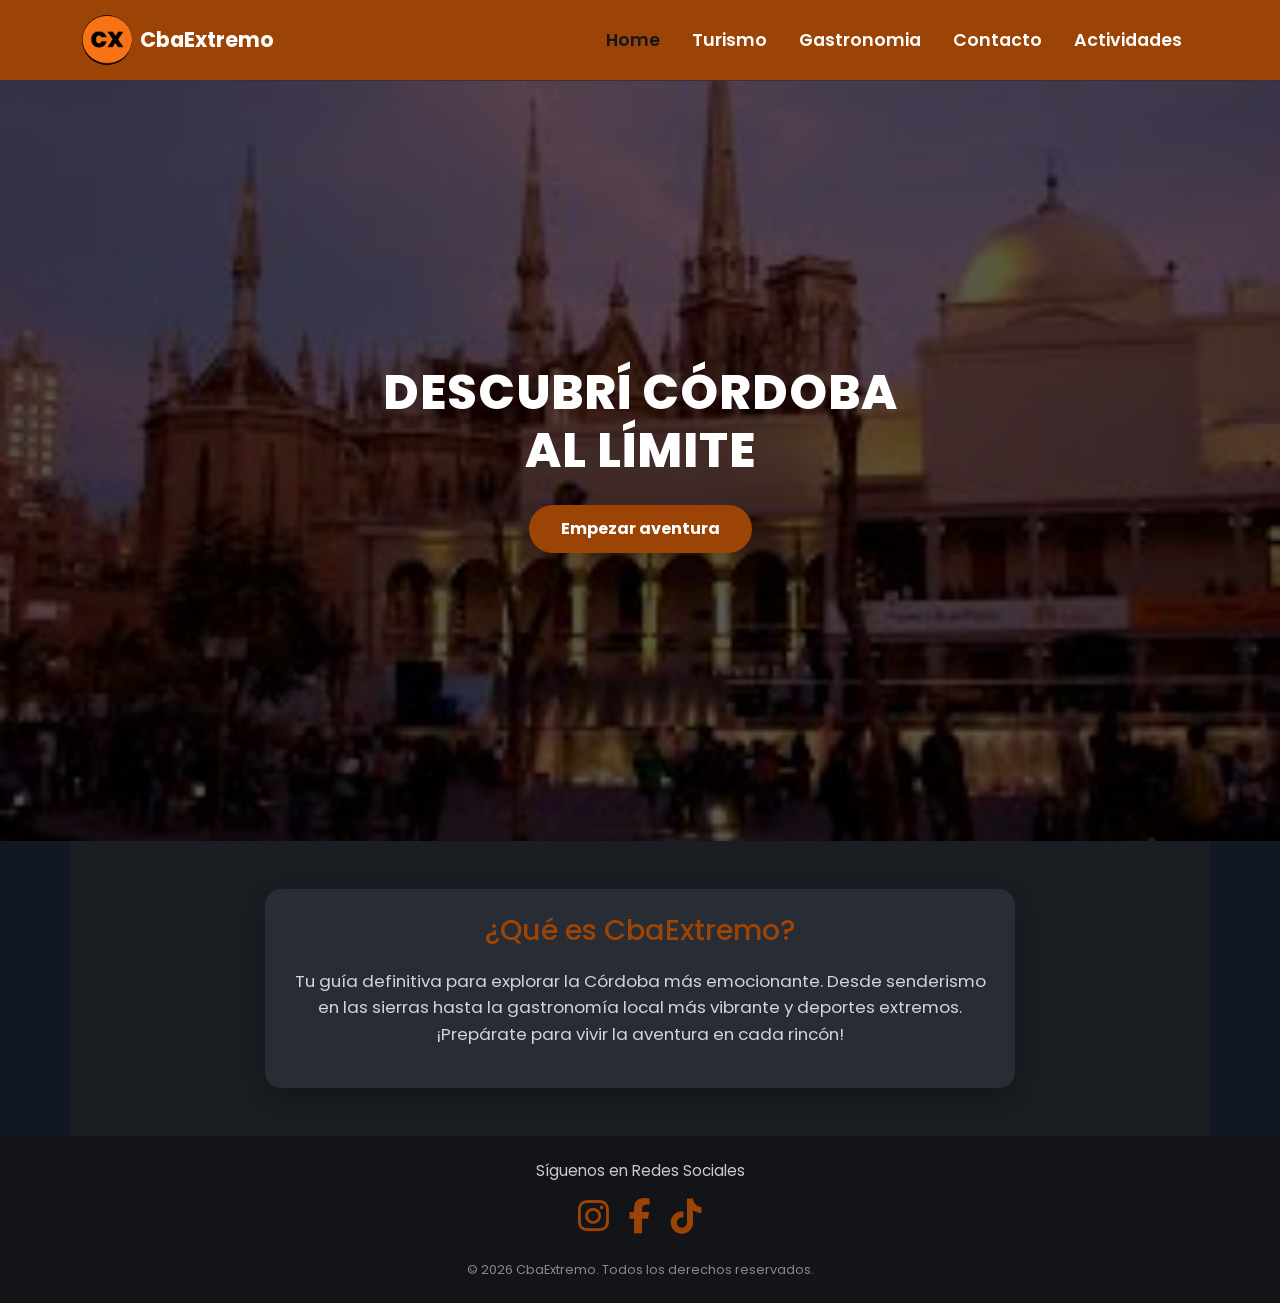
<file: index.html>
<!DOCTYPE html>
<html lang="en">
 <head>
     <meta charset="UTF-8">
     <meta name="viewport" content="width=device-width, initial-scale=1.0">

     <!-- LINK DE BOOTSTRAP -->
     <link href="https://cdn.jsdelivr.net/npm/bootstrap@5.3.3/dist/css/bootstrap.min.css" rel="stylesheet" integrity="sha384-QWTKZyjpPEjISv5WaRU9OFeRpok6YctnYmDr5pNlyT2bRjXh0JMhjY6hW+ALEwIH" crossorigin="anonymous">

     <!-- GOOGLE FONTS -->
     <link rel="preconnect" href="https://fonts.googleapis.com">
     <link rel="preconnect" href="https://fonts.gstatic.com" crossorigin>
     <link href="https://fonts.googleapis.com/css2?family=Poppins:ital,wght@0,300;0,400;0,600;0,700;1,400&family=Ranchers&display=swap" rel="stylesheet">
    
     <!-- HOJA DE ESTILOS --> 
     <link rel="stylesheet" href="./styles/style.css">

     <!-- HOJA DE iconos --> 
     <link rel="stylesheet" href="https://cdnjs.cloudflare.com/ajax/libs/font-awesome/6.5.1/css/all.min.css">
    
     <!-- SEO -->
     <title>Cba Extrema | Guía de Turismo y Aventura en Córdoba</title>
     <meta name="description" content="Tu punto de partida para descubrir Córdoba. La guía definitiva para explorar turismo, gastronomía y deportes extremos.">
     <meta name="keywords" content="Turismo, Diversión, Córdoba, Trekking, Deportes Acuáticos, Parapente, Museos, Gastronomía, Teatros">
     <meta name="author" content="Romina Elias">
     <link rel="canonical" href="https://cba-extremo.vercel.app/index.html">

     <!-- Open Graph / Redes Sociales y WhatsApp -->
     <meta property="og:type" content="website">
     <meta property="og:title" content="Cba Extrema">
     <meta property="og:description" content="Bienvenidos a tu punto de partida para descubrir Córdoba, esta guía definitiva para que aproveches al máximo tu viaje.">
     <meta property="og:url" content="https://cba-extremo.vercel.app">
     <meta property="og:image" content="https://cba-extremo.vercel.app/img/logo.cx.png">


     <!-- Favicon -->
     <link rel="shortcut icon" href="./img/logo.cx.png" type="image/png">
 </head>
     
 <body>
      <!-- HEADER CON NAVBAR RESPONSIVO DE BOOTSTRAP -->
     <header class="header-fijo">
         <nav class="navbar navbar-expand-lg navbar-dark bg-dark">
             <div class="container">
                 <a class="navbar-brand d-flex align-items-center" href="./index.html">
                     <img class="logo me-2" src="./img/logo.cx.png" alt="Logo CX" width="40">
                     <span class="nombre-marca">CbaExtremo</span>
                 </a>
                
                 <!-- Botón Menú Hamburguesa en Mobile -->
                 <button class="navbar-toggler" type="button" data-bs-toggle="collapse" data-bs-target="#navbarNav" aria-controls="navbarNav" aria-expanded="false" aria-label="Toggle navigation">
                     <span class="navbar-toggler-icon"></span>
                 </button>
                
                 <div class="collapse navbar-collapse" id="navbarNav">
                     <ul class="navbar-nav ms-auto">
                         <li class="nav-item"><a class="nav-link active" href="./index.html">Home</a></li>
                         <li class="nav-item"><a class="nav-link" href="./pages/turismo.html">Turismo</a></li>
                         <li class="nav-item"><a class="nav-link" href="./pages/gastronomia.html">Gastronomia</a></li>
                         <li class="nav-item"><a class="nav-link" href="./pages/contacto.html">Contacto</a></li>
                         <li class="nav-item"><a class="nav-link" href="./pages/actividades.html">Actividades</a></li>
                     </ul>
                 </div>
             </div>
          </nav>
     </header>

     <!-- MAIN CONTENEDOR -->
     <main>
         <!-- HERO SECTION -->
         <section class="hero text-center d-flex flex-column justify-content-center align-items-center">
             <h1>DESCUBRÍ CÓRDOBA<br>AL LÍMITE</h1>
             <a href="#que-es" class="btn-cta">Empezar aventura</a>
         </section>

         <!-- SECCIÓN INFO -->
         <section id="que-es" class="seccion-info container py-5">
             <article class="tarjeta-gris text-center p-4">
                 <h2>¿Qué es CbaExtremo?</h2>
                 <p>
                     Tu guía definitiva para explorar la Córdoba más emocionante. Desde senderismo 
                     en las sierras hasta la gastronomía local más vibrante y deportes extremos. 
                     ¡Prepárate para vivir la aventura en cada rincón!
                 </p>
             </article>
         </section>
      </main>
    
     <!-- FOOTER LIMPIO -->
     <footer class="footer-contenido text-center py-4">
         <p class="titulo-redes mb-2">Síguenos en Redes Sociales</p>
        
         <div class="iconos-redes mb-3">
             <a href="https://www.instagram.com" target="_blank" aria-label="Instagram">
                 <i class="fa-brands fa-instagram icono-social"></i>
             </a>
             <a href="https://www.facebook.com" target="_blank" aria-label="Facebook">
                 <i class="fa-brands fa-facebook-f icono-social"></i>
             </a>
             <a href="https://www.tiktok.com" target="_blank" aria-label="TikTok">
                 <i class="fa-brands fa-tiktok icono-social"></i>
             </a>
         </div>
        
         <p class="copyright mb-0">&copy; 2026 CbaExtremo. Todos los derechos reservados.</p>
     </footer>

     <!-- SCRIPT DE BOOTSTRAP (JS al final de todo) -->
     <script src="https://cdn.jsdelivr.net/npm/bootstrap@5.3.3/dist/js/bootstrap.bundle.min.js"></script>
  </body>
</html
</file>
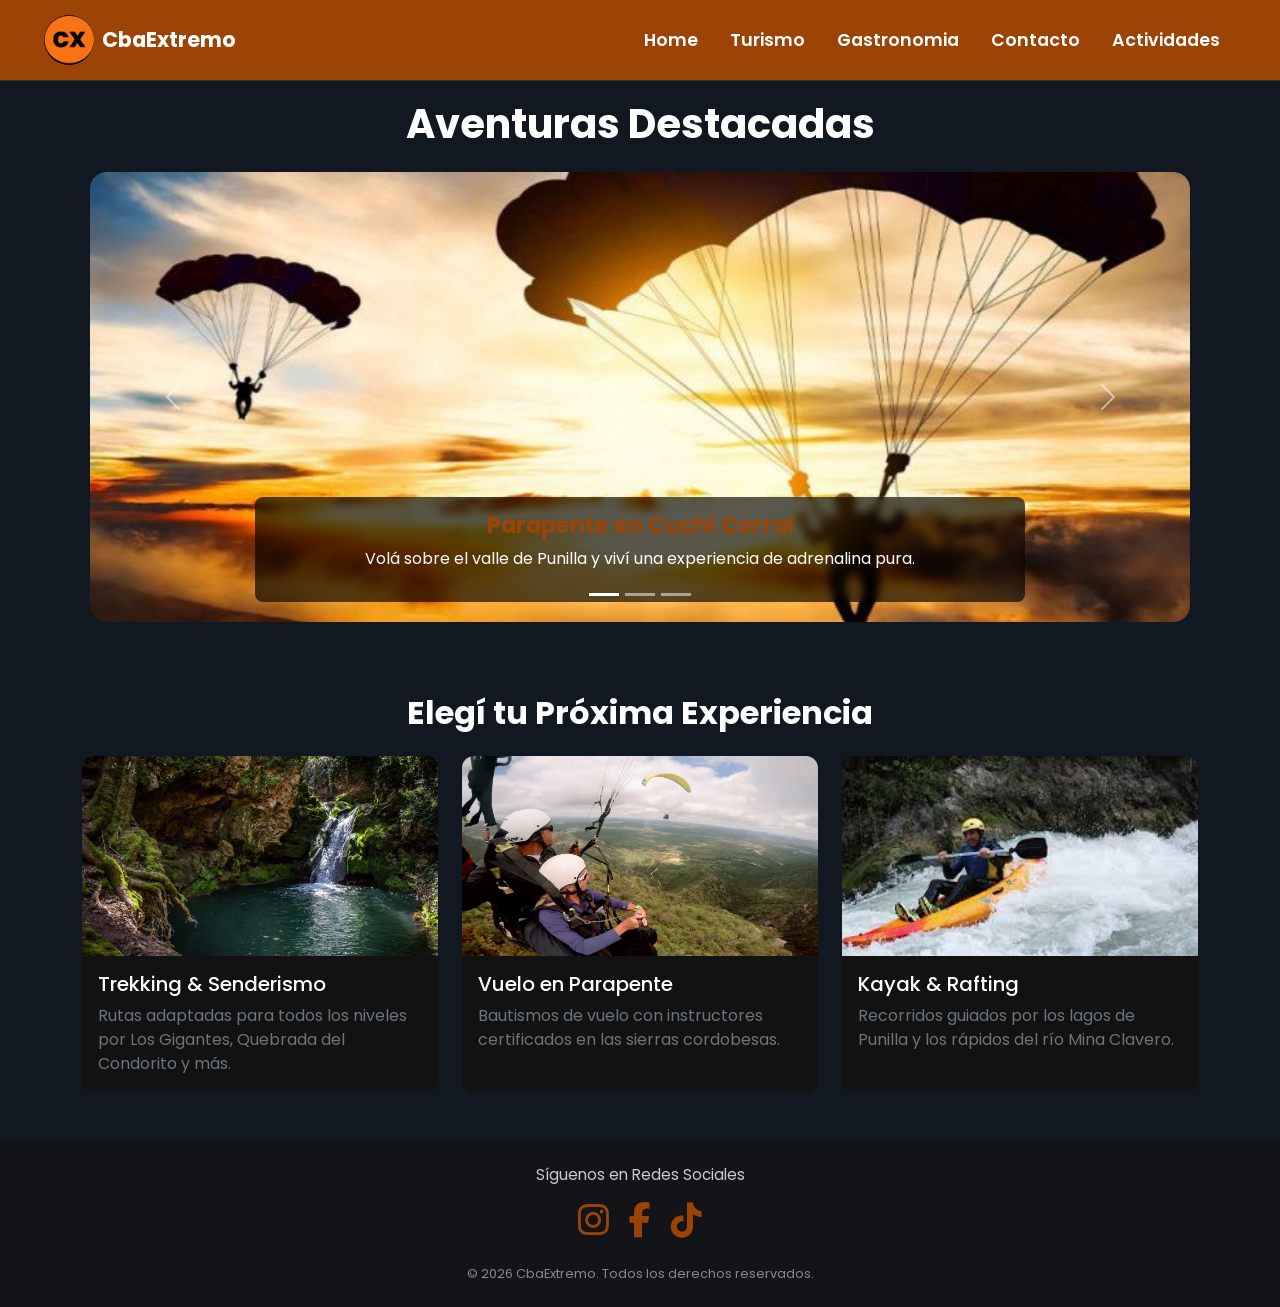
<file: pages/actividades.html>
<!DOCTYPE html>
<html lang="en">
  <head>
     <meta charset="UTF-8">
     <meta name="viewport" content="width=device-width, initial-scale=1.0">
     
     <!-- LINK DE BOOTSTRAP -->
     <link href="https://cdn.jsdelivr.net/npm/bootstrap@5.3.3/dist/css/bootstrap.min.css" rel="stylesheet">

     <!-- GOOGLE FONTS (Siempre arriba de tu CSS) -->
     <link rel="preconnect" href="https://fonts.googleapis.com">
     <link rel="preconnect" href="https://fonts.gstatic.com" crossorigin>
     <link href="https://fonts.googleapis.com/css2?family=Poppins:ital,wght@0,300;0,400;0,600;0,700;1,400&family=Ranchers&display=swap" rel="stylesheet">

     <!-- HOJA DE ESTILOS -->
     <link rel="stylesheet" href="../styles/style.css">

     <!-- HOJA DE iconos --> 
     <link rel="stylesheet" href="https://cdnjs.cloudflare.com/ajax/libs/font-awesome/6.5.1/css/all.min.css">

     <!-- SEO -->
     <title>Actividades en Córdoba | Cba Extrema</title>
     <meta name="description" content="Tu punto de partida para descubrir Córdoba. La guía definitiva para explorar turismo, gastronomía y deportes extremos.">
     <meta name="keywords" content="Turismo, Diversión, Córdoba, Trekking, Deportes Acuáticos, Parapente, Museos, Gastronomía, Teatros">
     <meta name="author" content="Romina Elias">
     <link rel="canonical" href="https://cba-extremo.vercel.app/index.html">

     <!-- Open Graph / Redes Sociales -->
     <meta property="og:type" content="website">
     <meta property="og:title" content="Actividades en Córdoba | Cba Extrema">
     <meta property="og:description" content="Descubrí las mejores aventuras en Córdoba: parapente, trekking, kayak y deportes extremos.">
     <meta property="og:url" content="https://cba-extremo.vercel.app">
     <meta property="og:image" content="https://cba-extremo.vercel.app/img/logo.cx.png">

     <!-- Favicon -->
     <link rel="shortcut icon" href="../img/logo.cx.png" type="image/png">
  </head>

  <body>
     <header class="header-fijo">
         <nav class="navbar navbar-expand-lg navbar-dark bg-dark">
             <div class="container-fluid px-4">
                 <a class="navbar-brand d-flex align-items-center" href="../index.html">
                     <img class="logo me-2" src="../img/logo.cx.png" alt="Logo CX" width="40">
                     <span class="nombre-marca">CbaExtremo</span>
                 </a>

                 <!-- Botón Menú Hamburguesa en Mobile -->
                 <button class="navbar-toggler" type="button" data-bs-toggle="collapse" data-bs-target="#navbarNav" aria-controls="navbarNav" aria-expanded="false" aria-label="Toggle navigation">
                     <span class="navbar-toggler-icon"></span>
                 </button>

                 <div class="collapse navbar-collapse" id="navbarNav">
                     <ul class="navbar-nav ms-auto">
                         <li class="nav-item"><a class="nav-link" href="../index.html">Home</a></li>
                         <li class="nav-item"><a class="nav-link" href="./turismo.html">Turismo</a></li>
                         <li class="nav-item"><a class="nav-link" href="./gastronomia.html">Gastronomia</a></li>
                         <li class="nav-item"><a class="nav-link" href="./contacto.html">Contacto</a></li>
                         <li class="nav-item"><a class="nav-link" href="./actividades.html">Actividades</a></li>
                     </ul>
                 </div>
             </div>
         </nav>
     </header>

     <main class="contenedor-actividades">
         <!-- ==========================================
             SECCIÓN 1: CARRUSEL DESTACADO (BOOTSTRAP)
             ========================================== -->
         <section class="seccion-carrusel my-4">
             <h1 class="text-center text-white mb-4 fw-bold">Aventuras Destacadas</h1>
            
             <div id="carouselExampleCaptions" class="carousel slide container-carrusel" data-bs-ride="carousel">
                 <!-- Indicadores -->
                 <div class="carousel-indicators">
                     <button type="button" data-bs-target="#carouselExampleCaptions" data-bs-slide-to="0" class="active" aria-current="true" aria-label="Diapositiva 1: Parapente"></button>
                     <button type="button" data-bs-target="#carouselExampleCaptions" data-bs-slide-to="1" aria-label="Diapositiva 2: Trekking"></button>
                     <button type="button" data-bs-target="#carouselExampleCaptions" data-bs-slide-to="2" aria-label="Diapositiva 3: Kayak"></button>
                 </div>

                 <!-- Diapositivas -->
                 <div class="carousel-inner rounded-4 overflow-hidden">
                    
                     <!-- Slide 1 -->
                     <article class="carousel-item active" data-bs-interval="4000">
                         <img src="../img/parapente.jpeg" class="d-block w-100 img-carrusel" alt="Parapente en Cuchi Corral">
                         <div class="carousel-caption d-none d-md-block fondo-caption">
                             <h5>Parapente en Cuchi Corral</h5>
                             <p>Volá sobre el valle de Punilla y viví una experiencia de adrenalina pura.</p>
                         </div>
                     </article>

                     <!-- Slide 2 -->
                     <article class="carousel-item" data-bs-interval="4000">
                         <img src="../img/trekking.4.jpg" class="d-block w-100 img-carrusel" alt="Trekking Cerro Champaquí">
                         <div class="carousel-caption d-none d-md-block fondo-caption">
                             <h5>Trekking al Cerro Champaquí</h5>
                             <p>Hacé cumbre en el punto más alto de Córdoba rodeado de paisajes icónicos.</p>
                         </div>
                     </article>

                     <!-- Slide 3 -->
                     <article class="carousel-item" data-bs-interval="4000">
                         <img src="../img/kayak.tarj.jpg" class="d-block w-100 img-carrusel" alt="Kayak en Los Gigantes">
                         <div class="carousel-caption d-none d-md-block fondo-caption">
                             <h5>Kayak & Deporte Acuático</h5>
                             <p>Explorá los embalses y ríos cristalinos de la provincia.</p>
                         </div>
                     </article>
                 </div>

                 <!-- Botones de navegación -->
                 <button class="carousel-control-prev" type="button" data-bs-target="#carouselExampleCaptions" data-bs-slide="prev">
                     <span class="carousel-control-prev-icon" aria-hidden="true"></span>
                     <span class="visually-hidden">Anterior</span>
                 </button>
                 <button class="carousel-control-next" type="button" data-bs-target="#carouselExampleCaptions" data-bs-slide="next">
                     <span class="carousel-control-next-icon" aria-hidden="true"></span>
                     <span class="visually-hidden">Siguiente</span>
                 </button>
             </div>
         </section>

         <!-- ==========================================
             SECCIÓN 2: GRILLA DE ACTIVIDADES
             ========================================== -->
         <section class="seccion-grilla-actividades container py-5">
             <h2 class="text-center text-white mb-4 fw-bold">Elegí tu Próxima Experiencia</h2>
            
             <div class="row row-cols-1 row-cols-md-3 g-4">
                 <!-- Card 1 -->
                 <div class="col">
                     <article class="card h-100 tarjeta-actividad border-0">
                         <img src="../img/senderismo.1.jpg" class="card-img-top" alt="Trekking y senderismo por las sierras de Córdoba">
                         <div class="card-body">
                             <h3 class="card-title text-white h5">Trekking & Senderismo</h3>
                             <p class="card-text text-secondary">Rutas adaptadas para todos los niveles por Los Gigantes, Quebrada del Condorito y más.</p>
                         </div>
                     </article>
                 </div>

                 <!-- Card 2 -->
                 <div class="col">
                     <article class="card h-100 tarjeta-actividad border-0">
                         <img src="../img/parapente.2.jpg" class="card-img-top" alt="Vuelo en parapente en las sierras cordobesas">
                         <div class="card-body">
                             <h3 class="card-title text-white h5">Vuelo en Parapente</h3>
                             <p class="card-text text-secondary">Bautismos de vuelo con instructores certificados en las sierras cordobesas.</p>
                         </div>
                     </article>
                 </div>

                 <!-- Card 3 -->
                 <div class="col">
                     <article class="card h-100 tarjeta-actividad border-0">
                         <img src="../img/kayak.3.jpg" class="card-img-top" alt="Kayak y rafting en ríos y lagos de Córdoba">
                         <div class="card-body">
                             <h3 class="card-title text-white h5">Kayak & Rafting</h3>
                             <p class="card-text text-secondary">Recorridos guiados por los lagos de Punilla y los rápidos del río Mina Clavero.</p>
                         </div>
                     </article>
                 </div>
             </div>
         </section>
     </main>

     <!-- FOOTER -->
     <footer class="footer-contenido text-center py-4">
         <p class="titulo-redes mb-2">Síguenos en Redes Sociales</p>
       
         <div class="iconos-redes mb-3">
             <a href="https://www.instagram.com" target="_blank" aria-label="Instagram">
                 <i class="fa-brands fa-instagram icono-social"></i>
             </a>
             <a href="https://www.facebook.com" target="_blank" aria-label="Facebook">
                 <i class="fa-brands fa-facebook-f icono-social"></i>
             </a>
             <a href="https://www.tiktok.com" target="_blank" aria-label="TikTok">
                 <i class="fa-brands fa-tiktok icono-social"></i>
             </a>
         </div>
       
         <p class="copyright mb-0">&copy; 2026 CbaExtremo. Todos los derechos reservados.</p>
     </footer>

     <!-- Script de Bootstrap JS -->
     <script src="https://cdn.jsdelivr.net/npm/bootstrap@5.3.3/dist/js/bootstrap.bundle.min.js"></script>

     <!-- Inicialización del carrusel -->
     <script>
         document.addEventListener("DOMContentLoaded", function () {
             const elementoCarrusel = document.getElementById('carouselExampleCaptions');
             if (elementoCarrusel) {
                 new bootstrap.Carousel(elementoCarrusel, {
                     interval: 3000,
                     touch: true
                 });
             }
         });
     </script>
 </body>
</html>
</file>
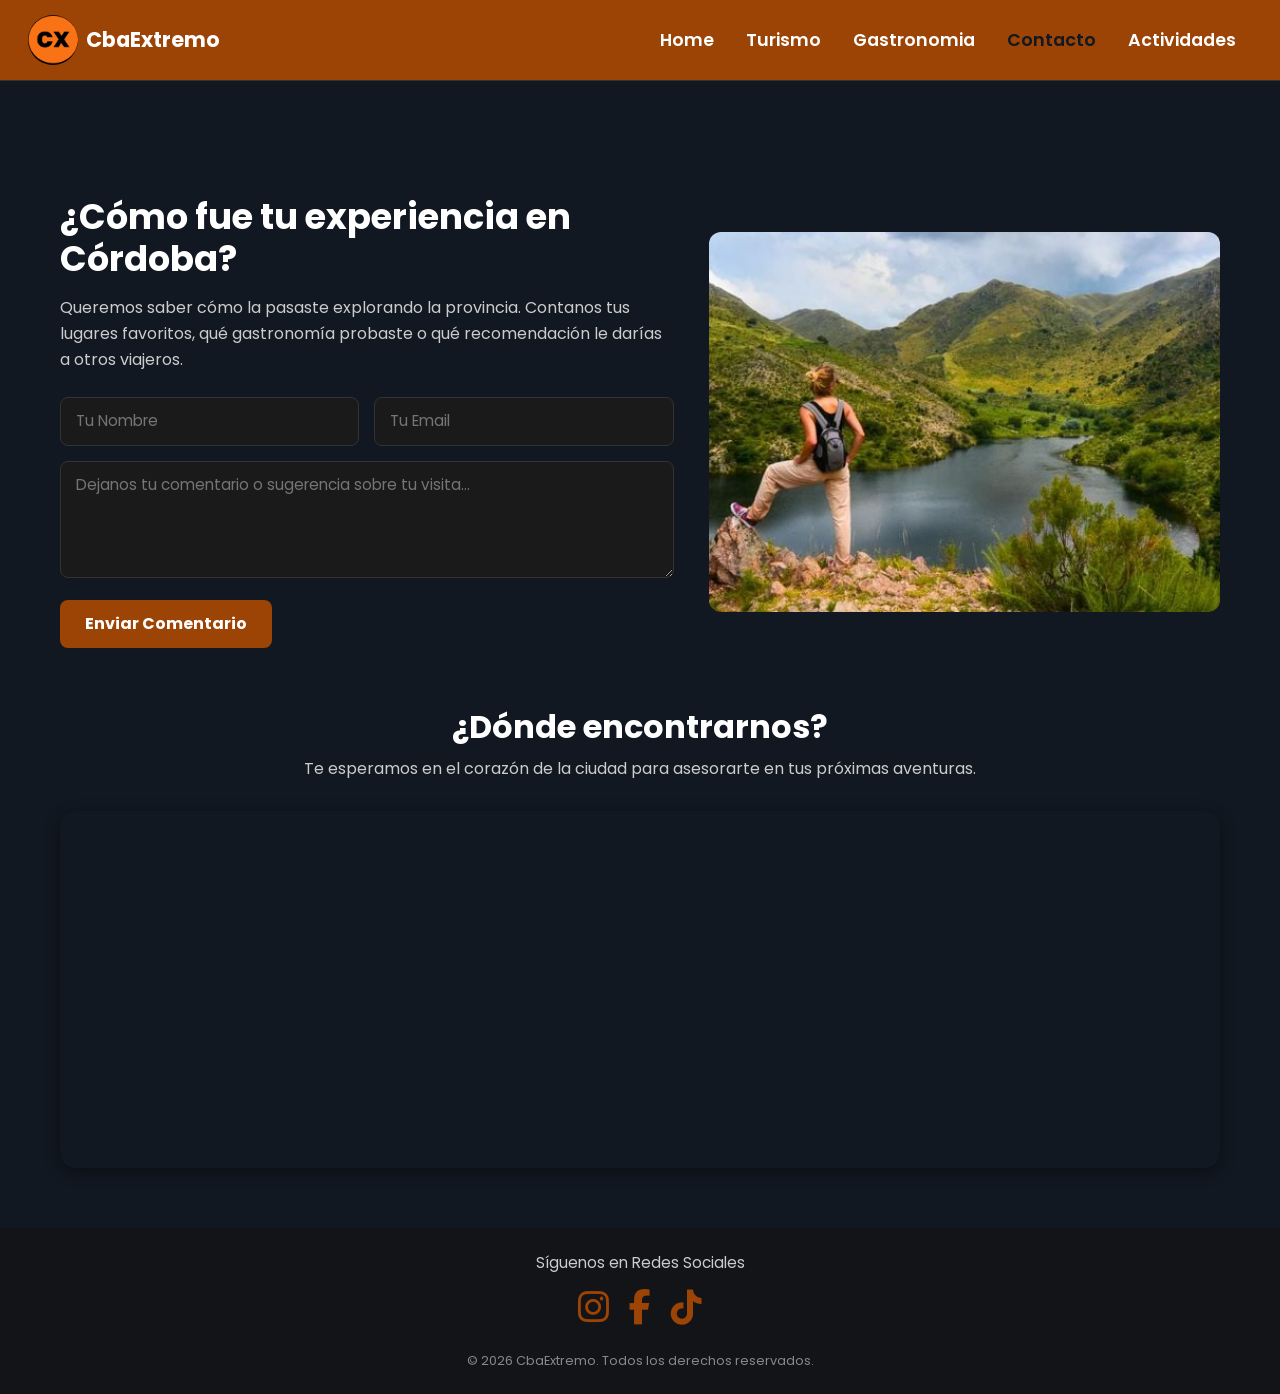
<file: pages/contacto.html>
<!DOCTYPE html>
<html lang="en">
 <head>
      <meta charset="UTF-8">
      <meta name="viewport" content="width=device-width, initial-scale=1.0">
      
     <!-- LINK DE BOOTSTRAP -->
     <link href="https://cdn.jsdelivr.net/npm/bootstrap@5.3.3/dist/css/bootstrap.min.css" rel="stylesheet">

     <!-- GOOGLE FONTS (Siempre arriba de tu CSS) -->
     <link rel="preconnect" href="https://fonts.googleapis.com">
     <link rel="preconnect" href="https://fonts.gstatic.com" crossorigin>
     <link href="https://fonts.googleapis.com/css2?family=Poppins:ital,wght@0,300;0,400;0,600;0,700;1,400&family=Ranchers&display=swap" rel="stylesheet">

     <!-- HOJA DE ESTILOS -->
     <link rel="stylesheet" href="../styles/style.css">

      <!-- HOJA DE iconos --> 
      <link rel="stylesheet" href="https://cdnjs.cloudflare.com/ajax/libs/font-awesome/6.5.1/css/all.min.css">
    
      <!-- SEO Y METADATOS -->
     <title>Contacto | Cba Extrema</title>
     <meta name="description" content="Compartí tu experiencia explorando Córdoba. Dejanos tus comentarios, recomendaciones gastronómicas y sugerencias de viaje en Cba Extrema.">
     <meta name="keywords" content="Contacto, Cba Extrema, Experiencia Córdoba, Opiniones Turismo, Viajes Córdoba">
     <meta name="author" content="Romina Elias">
     <link rel="canonical" href="https://cba-extremo.vercel.app/index.html">

     <!-- Open Graph -->
     <meta property="og:type" content="website">
     <meta property="og:title" content="Contacto - Cba Extrema">
     <meta property="og:url" content="https://cba-extremo.vercel.app">
     <meta property="og:image" content="https://cba-extremo.vercel.app/img/logo.cx.png">

     <!-- Favicon -->
     <link rel="shortcut icon" href="../img/logo.cx.png" type="image/png">
 </head>

 <body> 

     <!-- HEADER Y NAVEGACIÓN RESPONSIVA -->
     <header class="header-fijo">
         <nav class="navbar navbar-expand-lg navbar-dark bg-dark px-3">
             <div class="container-fluid">
                 <a class="navbar-brand d-flex align-items-center" href="../index.html">
                     <img class="logo me-2" src="../img/logo.cx.png" alt="Logo CX">
                     <span class="nombre-marca">CbaExtremo</span>
                 </a>

                 <button class="navbar-toggler" type="button" data-bs-toggle="collapse" data-bs-target="#menuNavegacion" aria-controls="menuNavegacion" aria-expanded="false" aria-label="Abrir menú de navegación">
                     <span class="navbar-toggler-icon"></span>
                 </button>

                 <div class="collapse navbar-collapse" id="menuNavegacion">
                     <ul class="navbar-nav ms-auto">
                         <li class="nav-item"><a class="nav-link" href="../index.html">Home</a></li>
                         <li class="nav-item"><a class="nav-link" href="./turismo.html">Turismo</a></li>
                         <li class="nav-item"><a class="nav-link" href="./gastronomia.html">Gastronomia</a></li>
                         <li class="nav-item"><a class="nav-link active" aria-current="page" href="#">Contacto</a></li>
                         <li class="nav-item"><a class="nav-link" href="./actividades.html">Actividades</a></li>
                     </ul>
                 </div>
             </div>
         </nav>
     </header>

     <main>
         <!-- Sección Superior: Comentarios y feedback -->
         <section class="seccion-experiencia-usuario">
             <div class="columna-texto-contacto">
                 <h1 class="titulo-contacto">¿Cómo fue tu experiencia en Córdoba?</h1>
                 <p class="descripcion-contacto">
                     Queremos saber cómo la pasaste explorando la provincia. Contanos tus lugares favoritos, qué gastronomía probaste o qué recomendación le darías a otros viajeros.
                 </p>

                 <form class="formulario-comentarios" action="#" method="POST">
                     <div class="grupo-input">
                         <div class="w-100">
                             <label for="nombre" class="visually-hidden">Tu Nombre</label>
                             <input type="text" id="nombre" name="nombre" placeholder="Tu Nombre" required autocomplete="name">
                         </div>
                         <div class="w-100">
                             <label for="email" class="visually-hidden">Tu Email</label>
                             <input type="email" id="email" name="email" placeholder="Tu Email" required autocomplete="email">
                         </div>
                     </div>

                     <!-- Cuadro de comentario estilo caja destacada -->
                     <div class="caja-comentario">
                         <label for="comentario" class="visually-hidden">Tu comentario</label>
                         <textarea id="comentario" name="comentario" placeholder="Dejanos tu comentario o sugerencia sobre tu visita..." rows="4" required></textarea>
                     </div>

                     <button type="submit" class="boton-enviar">Enviar Comentario</button>
                 </form>
             </div>

             <div class="columna-imagen-contacto">
                 <img src="../img/trekking.jpg" alt="Turistas realizando trekking y disfrutando de Córdoba">
             </div>
         </section>

         <!-- SECCIÓN INFERIOR: Dónde Encontrarnos / Mapa -->
         <section class="seccion-mapa">
             <h2 class="titulo-mapa">¿Dónde encontrarnos?</h2>
             <p class="subtitulo-mapa">Te esperamos en el corazón de la ciudad para asesorarte en tus próximas aventuras.</p>

             <div class="contenedor-iframe-mapa">
                 <iframe 
                     title="Ubicación Cba Extremo en Google Maps"
                     width="100%" 
                     height="350" 
                     style="border:0;" 
                     loading="lazy" 
                     allowfullscreen 
                     src="https://maps.google.com/maps?q=-31.416667,-64.183333&hl=es&z=14&output=embed">
                 </iframe>
             </div>
         </section>
     </main>

     <footer class="footer-contenido text-center py-4">
         <p class="titulo-redes mb-2">Síguenos en Redes Sociales</p>

         <div class="iconos-redes mb-3">
             <a href="https://www.instagram.com" target="_blank" aria-label="Instagram">
                 <i class="fa-brands fa-instagram icono-social"></i>
             </a>
             <a href="https://www.facebook.com" target="_blank" aria-label="Facebook">
                 <i class="fa-brands fa-facebook-f icono-social"></i>
             </a>
             <a href="https://www.tiktok.com" target="_blank" aria-label="TikTok">
                 <i class="fa-brands fa-tiktok icono-social"></i>
             </a>
         </div>

         <p class="copyright mb-0">&copy; 2026 CbaExtremo. Todos los derechos reservados.</p>
     </footer>

      <!-- Script de Bootstrap JS -->
      <script src="https://cdn.jsdelivr.net/npm/bootstrap@5.3.3/dist/js/bootstrap.bundle.min.js" integrity="sha384-YvpcrYf0tY3lHB60NNkmXc5s9fDVZLESaAA55NDzOxhy9GkcIdslK1eN7N6jIeHz" crossorigin="anonymous"></script>
  </body>
</html>
</file>
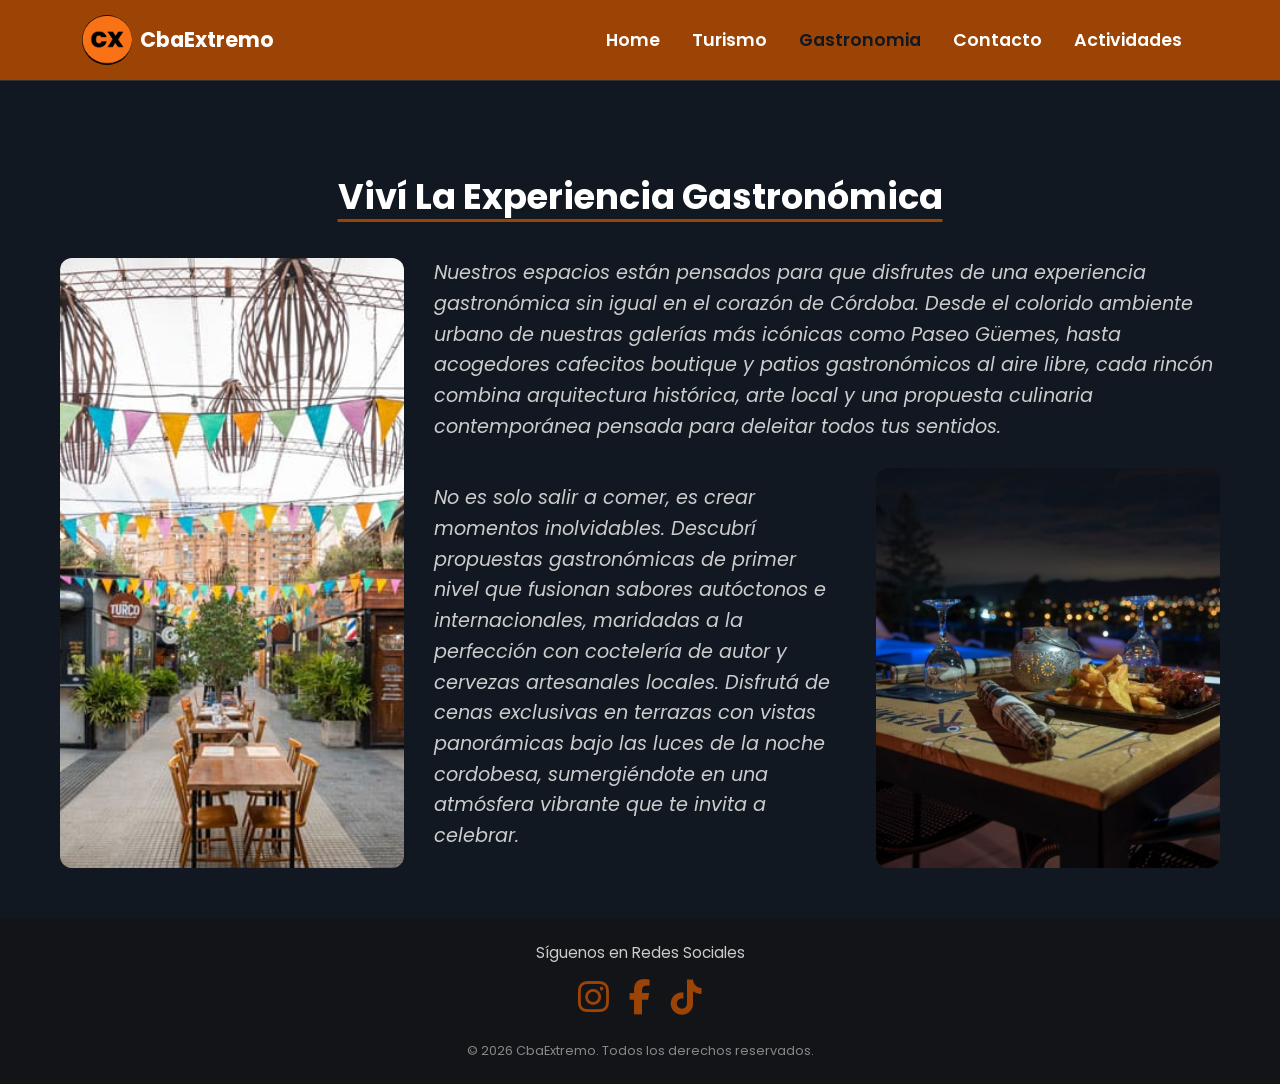
<file: pages/gastronomia.html>
<!DOCTYPE html>
<html lang="en">
 <head>
     <meta charset="UTF-8">
     <meta name="viewport" content="width=device-width, initial-scale=1.0">
     
     <!-- LINK DE BOOTSTRAP -->
     <link href="https://cdn.jsdelivr.net/npm/bootstrap@5.3.3/dist/css/bootstrap.min.css" rel="stylesheet">

     <!-- GOOGLE FONTS (Siempre arriba de tu CSS) -->
     <link rel="preconnect" href="https://fonts.googleapis.com">
     <link rel="preconnect" href="https://fonts.gstatic.com" crossorigin>
     <link href="https://fonts.googleapis.com/css2?family=Poppins:ital,wght@0,300;0,400;0,600;0,700;1,400&family=Ranchers&display=swap" rel="stylesheet">

     <!-- HOJA DE ESTILOS -->
     <link rel="stylesheet" href="../styles/style.css">

     <!-- HOJA DE iconos --> 
     <link rel="stylesheet" href="https://cdnjs.cloudflare.com/ajax/libs/font-awesome/6.5.1/css/all.min.css">

     <!-- SEO -->
     <title>Gastronomía en Córdoba | Cba Extrema</title>
     <meta name="description" content="Descubre la rica gastronomía de Córdoba. La guía definitiva para explorar los sabores locales y experiencias culinarias únicas.">
     <meta name="keywords" content="Gastronomía, Córdoba, Comida Típica, Restaurantes, Platos Regionales">
     <meta name="author" content="Romina Elias">
     <link rel="canonical" href="https://cba-extremo.vercel.app/index.html">

     <!-- Open Graph / Redes Sociales -->
     <meta property="og:type" content="website">
     <meta property="og:title" content="Gastronomía en Córdoba | Cba Extrema">
     <meta property="og:description" content="Descubre la rica gastronomía de Córdoba. La guía definitiva para explorar los sabores locales y experiencias culinarias únicas.">
     <meta property="og:url" content="https://cba-extremo.vercel.app">
     <meta property="og:image" content="https://cba-extremo.vercel.app/img/logo.cx.png">

     <!-- Favicon -->
     <link rel="shortcut icon" href="../img/logo.cx.png" type="image/png">
  </head>
  <body>
     <!-- HEADER CON NAVBAR RESPONSIVO DE BOOTSTRAP -->
     <header class="header-fijo">
         <nav class="navbar navbar-expand-lg navbar-dark bg-dark">
             <div class="container">
                 <a class="navbar-brand d-flex align-items-center" href="../index.html">
                     <img class="logo me-2" src="../img/logo.cx.png" alt="Logo CX" width="40">
                     <span class="nombre-marca">CbaExtremo</span>
                 </a>
                
                 <!-- Botón Menú Hamburguesa en Mobile -->
                 <button class="navbar-toggler" type="button" data-bs-toggle="collapse" data-bs-target="#navbarNav" aria-controls="navbarNav" aria-expanded="false" aria-label="Toggle navigation">
                     <span class="navbar-toggler-icon"></span>
                 </button>
                
                 <div class="collapse navbar-collapse" id="navbarNav">
                     <ul class="navbar-nav ms-auto">
                         <li class="nav-item"><a class="nav-link" href="../index.html">Home</a></li>
                         <li class="nav-item"><a class="nav-link" href="./turismo.html">Turismo</a></li>
                         <li class="nav-item"><a class="nav-link active" href="./gastronomia.html">Gastronomia</a></li>
                         <li class="nav-item"><a class="nav-link" href="./contacto.html">Contacto</a></li>
                         <li class="nav-item"><a class="nav-link" href="./actividades.html">Actividades</a></li>
                     </ul>
                 </div>
             </div>
         </nav>
     </header>

     <!-- MAIN CONTENEDOR -->
     <main class="gastro-contenedor">
         <h1 class="gastro-titulo">Viví La Experiencia Gastronómica</h1>

         <section class="gastro-grid">
             <article class="gastro-bloque-izq">
                 <img src="../img/guemes1.jpg" alt="Paseo y gastronomía en Galería Güemes">   
              </article>
             <article class="gastro-texto-superior">
                  <p>Nuestros espacios están pensados para que disfrutes de una experiencia gastronómica sin igual en el corazón de Córdoba. Desde el colorido ambiente urbano de nuestras galerías más icónicas como Paseo Güemes, hasta acogedores cafecitos boutique y patios gastronómicos al aire libre, cada rincón combina arquitectura histórica, arte local y una propuesta culinaria contemporánea pensada para deleitar todos tus sentidos.</p>
             </article>

             <article class="gastro-texto-inferior">
                 <p>No es solo salir a comer, es crear momentos inolvidables. Descubrí propuestas gastronómicas de primer nivel que fusionan sabores autóctonos e internacionales, maridadas a la perfección con coctelería de autor y cervezas artesanales locales. Disfrutá de cenas exclusivas en terrazas con vistas panorámicas bajo las luces de la noche cordobesa, sumergiéndote en una atmósfera vibrante que te invita a celebrar.</p>
             </article>

             <article class="gastro-bloque-der">
                 <img src="../img/gastro.noche.jpeg" alt="Cena nocturna">
             </article>
          </section>
     </main>

     <!-- FOOTER -->
     <footer class="footer-contenido text-center py-4">
         <p class="titulo-redes mb-2">Síguenos en Redes Sociales</p>
        
         <div class="iconos-redes mb-3">
             <a href="https://www.instagram.com" target="_blank" aria-label="Instagram">
                 <i class="fa-brands fa-instagram icono-social"></i>
             </a>
             <a href="https://www.facebook.com" target="_blank" aria-label="Facebook">
                 <i class="fa-brands fa-facebook-f icono-social"></i>
             </a>
             <a href="https://www.tiktok.com" target="_blank" aria-label="TikTok">
                 <i class="fa-brands fa-tiktok icono-social"></i>
             </a>
         </div>
        
         <p class="copyright mb-0">&copy; 2026 CbaExtremo. Todos los derechos reservados.</p>
     </footer>

     <!-- Script de Bootstrap JS -->
     <script src="https://cdn.jsdelivr.net/npm/bootstrap@5.3.3/dist/js/bootstrap.bundle.min.js"></script>
   </body>
</html>
</file>
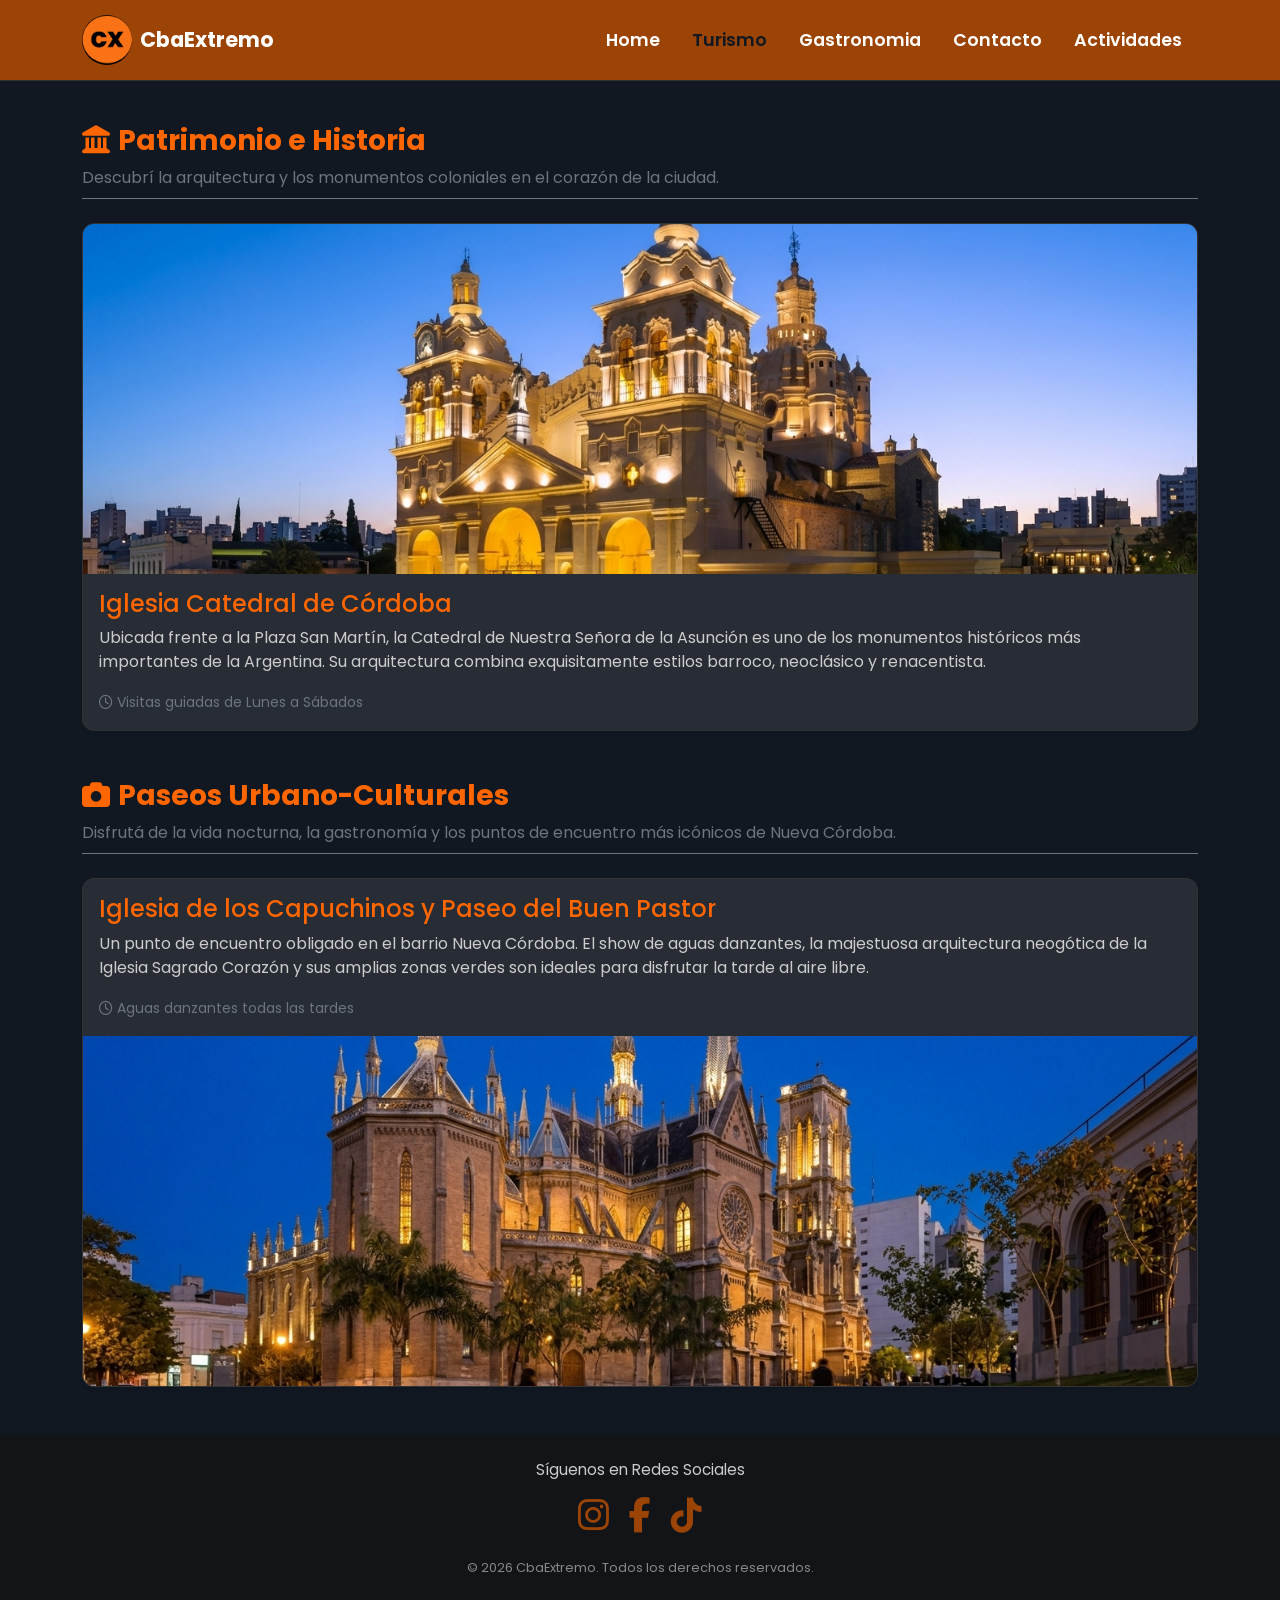
<file: pages/turismo.html>
<!DOCTYPE html>
<html lang="en">
 <head>
     <meta charset="UTF-8">
     <meta name="viewport" content="width=device-width, initial-scale=1.0">
     
     <!-- LINK DE BOOTSTRAP -->
     <link href="https://cdn.jsdelivr.net/npm/bootstrap@5.3.3/dist/css/bootstrap.min.css" rel="stylesheet">

     <!-- GOOGLE FONTS (Siempre arriba de tu CSS) -->
     <link rel="preconnect" href="https://fonts.googleapis.com">
     <link rel="preconnect" href="https://fonts.gstatic.com" crossorigin>
     <link href="https://fonts.googleapis.com/css2?family=Poppins:ital,wght@0,300;0,400;0,600;0,700;1,400&family=Ranchers&display=swap" rel="stylesheet">

     <!-- HOJA DE ESTILOS -->
     <link rel="stylesheet" href="../styles/style.css">

     <!-- HOJA DE iconos --> 
     <link rel="stylesheet" href="https://cdnjs.cloudflare.com/ajax/libs/font-awesome/6.5.1/css/all.min.css">

     <!-- SEO -->
     <title>Turismo en Córdoba | Cba Extrema</title>
     <meta name="description" content="Tu punto de partida para descubrir Córdoba. La guía definitiva para explorar turismo, gastronomía y deportes extremos.">
     <meta name="keywords" content="Turismo, Diversión, Córdoba, Trekking, Deportes Acuáticos, Parapente, Museos, Gastronomía, Teatros">
     <meta name="author" content="Romina Elias">
     <link rel="canonical" href="https://cba-extremo.vercel.app/index.html">

     <!-- Open Graph / Redes Sociales -->
     <meta property="og:type" content="website">
     <meta property="og:title" content="Turismo en Córdoba | Cba Extrema">
     <meta property="og:description" content="Descubre los mejores destinos turísticos de Córdoba: sierras, ríos, patrimonio histórico y rincones culturales imperdibles.">
     <meta property="og:url" content="https://cba-extremo.vercel.app">
     <meta property="og:image" content="https://cba-extremo.vercel.app/img/logo.cx.png">

     <!-- Favicon -->
     <link rel="shortcut icon" href="../img/logo.cx.png" type="image/png">
 </head>

 <body>
      <!-- HEADER CON NAVBAR RESPONSIVO DE BOOTSTRAP -->
     <header class="header-fijo">
         <nav class="navbar navbar-expand-lg navbar-dark bg-dark">
             <div class="container">
                 <a class="navbar-brand d-flex align-items-center" href="../index.html">
                     <img class="logo me-2" src="../img/logo.cx.png" alt="Logo CX" width="40">
                     <span class="nombre-marca">CbaExtremo</span>
                 </a>
                
                 <!-- Botón Menú Hamburguesa en Mobile -->
                 <button class="navbar-toggler" type="button" data-bs-toggle="collapse" data-bs-target="#navbarNav" aria-controls="navbarNav" aria-expanded="false" aria-label="Toggle navigation">
                     <span class="navbar-toggler-icon"></span>
                 </button>
                
                 <div class="collapse navbar-collapse" id="navbarNav">
                     <ul class="navbar-nav ms-auto">
                         <li class="nav-item"><a class="nav-link" href="../index.html">Home</a></li>
                         <li class="nav-item"><a class="nav-link active" href="./turismo.html">Turismo</a></li>
                         <li class="nav-item"><a class="nav-link" href="./gastronomia.html">Gastronomia</a></li>
                         <li class="nav-item"><a class="nav-link" href="./contacto.html">Contacto</a></li>
                         <li class="nav-item"><a class="nav-link" href="./actividades.html">Actividades</a></li>
                     </ul>
                 </div>
             </div>
         </nav>
      </header>

     <!-- MAIN CONTENEDOR -->
     <main class="container my-5">
            <!-- SECCIÓN 1: Patrimonio e Historia -->
         <section class="seccion-turismo mb-5">
             <div class="border-bottom border-secondary pb-2 mb-4">
                 <h2 class="text-orange fw-bold fs-3">
                    <i class="fa-solid fa-landmark me-2"></i>Patrimonio e Historia
                 </h2>
                 <p class="text-secondary mb-0">Descubrí la arquitectura y los monumentos coloniales en el corazón de la ciudad.</p>
             </div>

             <article class="card card-custom shadow-sm mb-4">
                 <img src="../img/tarjeta.catedral.card2.png" class="card-img-top img-banner-fixed" alt="Catedral de Córdoba al atardecer">
                 <div class="card-body">
                     <h3 class="card-title text-orange fs-4">Iglesia Catedral de Córdoba</h3>
                     <p class="card-text text-light-gray">
                         Ubicada frente a la Plaza San Martín, la Catedral de Nuestra Señora de la Asunción es uno de los monumentos históricos más importantes de la Argentina. Su arquitectura combina exquisitamente estilos barroco, neoclásico y renacentista.
                     </p>
                     <p class="card-text"><small class="text-secondary"><i class="fa-regular fa-clock me-1"></i>Visitas guiadas de Lunes a Sábados</small></p>
                 </div>
             </article>
         </section>

         <!-- SECCIÓN 2: Espacios Urbano-Culturales -->
         <section class="seccion-turismo">
             <div class="border-bottom border-secondary pb-2 mb-4">
                 <h2 class="text-orange fw-bold fs-3">
                     <i class="fa-solid fa-camera me-2"></i>Paseos Urbano-Culturales
                 </h2>
                 <p class="text-secondary mb-0">Disfrutá de la vida nocturna, la gastronomía y los puntos de encuentro más icónicos de Nueva Córdoba.</p>
             </div>

             <article class="card card-custom shadow-sm">
                 <div class="card-body">
                     <h3 class="card-title text-orange fs-4">Iglesia de los Capuchinos y Paseo del Buen Pastor</h3>
                     <p class="card-text text-light-gray">
                         Un punto de encuentro obligado en el barrio Nueva Córdoba. El show de aguas danzantes, la majestuosa arquitectura neogótica de la Iglesia Sagrado Corazón y sus amplias zonas verdes son ideales para disfrutar la tarde al aire libre.
                     </p>
                     <p class="card-text"><small class="text-secondary"><i class="fa-regular fa-clock me-1"></i>Aguas danzantes todas las tardes</small></p>
                 </div>
                 <img src="../img/tarjeta.capu.card1.png" class="card-img-bottom img-banner-fixed" alt="Iglesia Capuchinos y Paseo del Buen Pastor">
             </article>
         </section>
     </main>

     <!--FOOTER--> 
     <footer class="footer-contenido text-center py-4">
         <p class="titulo-redes mb-2">Síguenos en Redes Sociales</p>
        
         <div class="iconos-redes mb-3">
             <a href="https://www.instagram.com" target="_blank" aria-label="Instagram">
                 <i class="fa-brands fa-instagram icono-social"></i>
             </a>
             <a href="https://www.facebook.com" target="_blank" aria-label="Facebook">
                 <i class="fa-brands fa-facebook-f icono-social"></i>
             </a>
             <a href="https://www.tiktok.com" target="_blank" aria-label="TikTok">
                 <i class="fa-brands fa-tiktok icono-social"></i>
             </a>
         </div>
        
         <p class="copyright mb-0">&copy; 2026 CbaExtremo. Todos los derechos reservados.</p>
     </footer>

     <!-- Script de Bootstrap JS -->
     <script src="https://cdn.jsdelivr.net/npm/bootstrap@5.3.3/dist/js/bootstrap.bundle.min.js"></script>
   </body>
</html>
</file>
<file: styles/style.css>
@charset "UTF-8";
* {
  margin: 0;
  padding: 0;
  box-sizing: border-box;
}

body {
  background-color: #111821;
  color: #ffffff;
  font-family: "Poppins", sans-serif; /* Tipografía general para el texto */
  padding-top: 76px; /* Espacio obligatorio para header fijo */
}

.header-fijo .navbar .navbar-nav .nav-link {
  font-size: 1.1rem;
  font-weight: 600;
  margin: 0 8px;
  transition: color 0.2s ease;
}

.header-fijo {
  position: fixed;
  top: 0;
  left: 0;
  width: 100%;
  z-index: 1000;
}
.header-fijo .navbar {
  background-color: #9c4406 !important;
  border-bottom: 1px solid #333333;
  padding: 10px 20px;
}
.header-fijo .navbar .logo {
  height: 50px;
  width: 50px;
  border-radius: 50%;
  object-fit: cover;
}
.header-fijo .navbar .nombre-marca {
  font-weight: bold;
  font-size: 1.3rem;
  color: #ffffff;
}
.header-fijo .navbar .navbar-toggler {
  border-color: rgba(255, 255, 255, 0.5);
}
@media (max-width: 991px) {
  .header-fijo .navbar .navbar-collapse {
    background-color: #9c4406;
    padding: 15px;
    margin-top: 10px;
  }
  .header-fijo .navbar .nav-link {
    text-align: center;
    padding: 8px 0;
  }
}
.header-fijo .navbar .navbar-nav .nav-link {
  color: #ffffff;
}
.header-fijo .navbar .navbar-nav .nav-link:hover, .header-fijo .navbar .navbar-nav .nav-link.active {
  color: #111821 !important;
}

footer {
  background-color: #121417;
  color: #ffffff;
  padding: 30px 20px 20px;
  width: 100%;
}
footer .footer-contenido {
  display: flex;
  justify-content: center;
  align-items: center;
  flex-direction: row;
  flex-direction: column;
  gap: 15px;
  text-align: center;
}
footer .titulo-redes {
  font-size: 0.95rem;
  color: #cccccc;
  margin: 0;
}
footer .iconos-redes {
  display: flex;
  justify-content: center;
  align-items: center;
  flex-direction: row;
  gap: 20px;
}
footer .iconos-redes a {
  color: #9c4406;
  font-size: 2.2rem;
  transition: transform 0.3s ease, color 0.3s ease;
  text-decoration: none;
}
footer .iconos-redes a:hover {
  color: #ff8533;
  transform: scale(1.1);
}
footer .copyright {
  font-size: 0.8rem;
  color: #888888;
  margin-top: 10px;
}

.hero {
  height: 85vh;
  background: linear-gradient(rgba(0, 0, 0, 0.65), rgba(0, 0, 0, 0.65)), url("../img/paseo.buen.pastor.1.jpg") center/cover no-repeat;
  display: flex;
  justify-content: center;
  align-items: center;
  flex-direction: row;
  text-align: center;
}
.hero h1 {
  font-size: 3rem;
  font-weight: 800;
  letter-spacing: 1px;
  margin-bottom: 25px;
  line-height: 1.2;
  color: #ffffff;
}
@media (max-width: 576px) {
  .hero h1 {
    font-size: 2rem;
  }
}
.hero .btn-cta {
  display: inline-block;
  background-color: #9c4406;
  color: #ffffff;
  padding: 12px 32px;
  border-radius: 25px;
  text-decoration: none;
  font-weight: bold;
  font-size: 1rem;
  transition: background-color 0.3s ease, transform 0.2s ease;
}
.hero .btn-cta:hover {
  background-color: #ff6600;
  color: #ffffff;
  transform: scale(1.05);
}

.seccion-info {
  padding: 40px 20px;
  display: flex;
  justify-content: center;
  background-color: #1a1d22;
}
.seccion-info .tarjeta-gris {
  background-color: #282c34;
  border-radius: 16px;
  padding: 50px 40px;
  max-width: 750px;
  text-align: center;
  box-shadow: 0 8px 24px rgba(0, 0, 0, 0.3);
}
.seccion-info .tarjeta-gris h2 {
  color: #9c4406;
  font-size: 1.8rem;
  margin-bottom: 20px;
}
@media (max-width: 576px) {
  .seccion-info .tarjeta-gris h2 {
    font-size: 1.4rem;
  }
}
.seccion-info .tarjeta-gris p {
  color: #d1d5db;
  font-size: 1.05rem;
  line-height: 1.6;
}
@media (max-width: 576px) {
  .seccion-info .tarjeta-gris {
    padding: 30px 20px;
  }
}

.card-custom {
  background-color: #282c34 !important;
  border: 1px solid #333333 !important;
  border-radius: 12px;
  overflow: hidden;
  transition: transform 0.3s ease, box-shadow 0.3s ease;
}
.card-custom:hover {
  transform: translateY(-5px);
}
.card-custom:hover {
  box-shadow: 0 8px 20px rgba(156, 68, 6, 0.25);
}
.card-custom .img-card-fixed {
  height: 200px;
  object-fit: cover;
  width: 100%;
}
.card-custom .btn-orange {
  background-color: #9c4406;
  color: #ffffff !important;
  border: none;
  font-weight: 600;
}
.card-custom .btn-orange:hover {
  background-color: #ff6600 !important;
}

.img-banner-fixed {
  height: 350px;
  object-fit: cover;
  width: 100%;
}
@media (max-width: 768px) {
  .img-banner-fixed {
    height: 250px;
  }
}
@media (max-width: 480px) {
  .img-banner-fixed {
    height: 180px;
  }
}

.text-orange {
  color: #ff6600 !important;
}

.text-light-gray {
  color: #cccccc !important;
}

.container-carrusel {
  max-width: 1100px;
  margin: 0 auto;
  border-radius: 16px;
  overflow: hidden;
}
.container-carrusel .img-carrusel {
  height: 450px;
  width: 100%;
  object-fit: cover;
  object-position: center;
}
@media (max-width: 768px) {
  .container-carrusel .img-carrusel {
    height: 300px;
  }
}
@media (max-width: 480px) {
  .container-carrusel .img-carrusel {
    height: 220px;
  }
}
.container-carrusel .fondo-caption {
  background: rgba(0, 0, 0, 0.65);
  padding: 15px 25px;
  border-radius: 8px;
  backdrop-filter: blur(4px);
}
.container-carrusel .fondo-caption h5 {
  color: #9c4406;
  font-weight: bold;
  font-size: 1.4rem;
}
@media (max-width: 768px) {
  .container-carrusel .fondo-caption h5 {
    font-size: 1.1rem;
  }
}
@media (max-width: 768px) {
  .container-carrusel .fondo-caption p {
    font-size: 0.85rem;
    margin-bottom: 0;
  }
}
@media (max-width: 480px) {
  .container-carrusel .fondo-caption {
    padding: 6px 10px;
  }
}

.tarjeta-actividad {
  background-color: #121212 !important;
  border-radius: 12px;
  overflow: hidden;
  transition: transform 0.3s ease, box-shadow 0.3s ease;
}
.tarjeta-actividad:hover {
  transform: translateY(-5px);
}
.tarjeta-actividad:hover {
  box-shadow: 0 8px 20px rgba(255, 102, 0, 0.2);
}
.tarjeta-actividad img {
  height: 200px;
  width: 100%;
  object-fit: cover;
}

.seccion-experiencia-usuario {
  max-width: 1200px;
  margin: 0 auto 60px auto;
  padding: 120px 20px 0 20px;
  display: grid;
  grid-template-columns: 1.2fr 1fr;
  gap: 35px;
  align-items: center;
}
@media (max-width: 991px) {
  .seccion-experiencia-usuario {
    grid-template-columns: 1fr;
    padding-top: 90px;
    gap: 30px;
  }
}
.seccion-experiencia-usuario .titulo-contacto {
  color: #ffffff;
  font-size: 2.2rem;
  font-weight: 700;
  margin-bottom: 15px;
}
@media (max-width: 991px) {
  .seccion-experiencia-usuario .titulo-contacto {
    font-size: 1.8rem;
  }
}
.seccion-experiencia-usuario .descripcion-contacto {
  color: #cccccc;
  font-size: 1rem;
  line-height: 1.6;
  margin-bottom: 25px;
}
.seccion-experiencia-usuario .formulario-comentarios {
  display: flex;
  flex-direction: column;
  gap: 15px;
}
.seccion-experiencia-usuario .formulario-comentarios .grupo-input {
  display: flex;
  gap: 15px;
}
@media (max-width: 576px) {
  .seccion-experiencia-usuario .formulario-comentarios .grupo-input {
    flex-direction: column;
    gap: 15px;
  }
}
.seccion-experiencia-usuario .formulario-comentarios .grupo-input input {
  width: 100%;
  background-color: #1a1a1a;
  border: 1px solid #333333;
  border-radius: 8px;
  padding: 12px 15px;
  color: #ffffff;
  font-family: inherit;
  font-size: 0.95rem;
  outline: none;
  transition: border-color 0.3s ease;
}
.seccion-experiencia-usuario .formulario-comentarios .grupo-input input:focus {
  border-color: #9c4406;
}
.seccion-experiencia-usuario .formulario-comentarios .caja-comentario textarea {
  width: 100%;
  background-color: #1a1a1a;
  border: 1px solid #333333;
  border-radius: 8px;
  padding: 12px 15px;
  color: #ffffff;
  font-family: inherit;
  font-size: 0.95rem;
  outline: none;
  transition: border-color 0.3s ease;
}
.seccion-experiencia-usuario .formulario-comentarios .caja-comentario textarea:focus {
  border-color: #9c4406;
}
.seccion-experiencia-usuario .formulario-comentarios .boton-enviar {
  background-color: #9c4406;
  color: #ffffff;
  border: none;
  border-radius: 8px;
  padding: 12px 25px;
  font-weight: bold;
  cursor: pointer;
  transition: background-color 0.3s ease;
  align-self: flex-start;
}
.seccion-experiencia-usuario .formulario-comentarios .boton-enviar:hover {
  background-color: #ff6600;
  color: #ffffff;
}
@media (max-width: 576px) {
  .seccion-experiencia-usuario .formulario-comentarios .boton-enviar {
    width: 100%;
  }
}
.seccion-experiencia-usuario .columna-imagen-contacto img {
  width: 100%;
  height: 380px;
  object-fit: cover;
  border-radius: 12px;
}
@media (max-width: 991px) {
  .seccion-experiencia-usuario .columna-imagen-contacto img {
    height: 300px;
  }
}
@media (max-width: 576px) {
  .seccion-experiencia-usuario .columna-imagen-contacto img {
    height: 220px;
  }
}

.seccion-mapa {
  max-width: 1200px;
  margin: 40px auto 60px auto;
  padding: 0 20px;
  text-align: center;
}
.seccion-mapa .titulo-mapa {
  color: #ffffff;
  font-size: 2rem;
  font-weight: 700;
  margin-bottom: 10px;
}
.seccion-mapa .subtitulo-mapa {
  color: #cccccc;
  font-size: 1rem;
  margin-bottom: 30px;
}
.seccion-mapa .contenedor-iframe-mapa {
  width: 100%;
  border-radius: 16px;
  overflow: hidden;
  box-shadow: 0 4px 15px rgba(0, 0, 0, 0.4);
}
@media (max-width: 576px) {
  .seccion-mapa .contenedor-iframe-mapa iframe {
    height: 260px;
  }
}

.gastro-contenedor {
  max-width: 1200px;
  margin: 0 auto;
  padding: 50px 20px;
}

.gastro-titulo {
  text-align: center;
  color: #ffffff !important;
  font-size: 2.2rem;
  font-weight: 700;
  margin-top: 50px;
  margin-bottom: 40px;
  text-decoration: underline;
  text-underline-offset: 10px;
  text-decoration-color: #9c4406;
}

.gastro-grid {
  display: grid;
  grid-template-columns: 1fr 1.2fr 1fr;
  grid-template-rows: auto auto;
  gap: 25px 30px;
  align-items: center;
}
@media (max-width: 991px) {
  .gastro-grid {
    grid-template-columns: 1fr;
    grid-template-rows: auto;
  }
}

.gastro-bloque-izq {
  grid-column: 1/2;
  grid-row: 1/3;
  height: 100%;
}
.gastro-bloque-izq img {
  width: 100%;
  height: 100%;
  min-height: 500px;
  object-fit: cover;
  border-radius: 12px;
}
@media (max-width: 991px) {
  .gastro-bloque-izq {
    grid-column: 1/-1;
    grid-row: auto;
    height: auto;
  }
  .gastro-bloque-izq img {
    height: 300px;
    min-height: unset;
  }
}

.gastro-texto-superior {
  grid-column: 2/4;
  grid-row: 1/2;
  align-self: center;
}
@media (max-width: 991px) {
  .gastro-texto-superior {
    grid-column: 1/-1;
    grid-row: auto;
  }
}

.gastro-texto-inferior {
  grid-column: 2/3;
  grid-row: 2/3;
  align-self: center;
}
@media (max-width: 991px) {
  .gastro-texto-inferior {
    grid-column: 1/-1;
    grid-row: auto;
  }
}

.gastro-texto-superior p,
.gastro-texto-inferior p {
  color: #cccccc;
  font-size: 1.2rem;
  line-height: 1.6;
  font-style: italic;
  margin: 0;
}

.gastro-bloque-der {
  grid-column: 3/4;
  grid-row: 2/3;
  width: 100%;
}
.gastro-bloque-der img {
  width: 100%;
  height: 400px;
  object-fit: cover;
  border-radius: 12px;
}
@media (max-width: 991px) {
  .gastro-bloque-der {
    grid-column: 1/-1;
    grid-row: auto;
  }
  .gastro-bloque-der img {
    height: 300px;
  }
}

.contenedor-experiencia {
  max-width: 1200px;
  margin: 0 auto;
  padding: 50px 20px;
}
.contenedor-experiencia .titulo-experiencia {
  text-align: center;
  color: #ffffff !important;
  font-size: 2.2rem;
  font-weight: 700;
  margin-top: 50px;
  margin-bottom: 40px;
  text-decoration: underline;
  text-underline-offset: 10px;
  text-decoration-color: #9c4406;
}
.contenedor-experiencia .grid-experiencia {
  display: grid;
  grid-template-columns: 1fr 1.2fr 1fr;
  grid-template-rows: auto auto;
  gap: 25px 30px;
  align-items: center;
}
@media (max-width: 991px) {
  .contenedor-experiencia .grid-experiencia {
    grid-template-columns: 1fr;
    grid-template-rows: auto;
  }
}
.contenedor-experiencia .grid-experiencia .bloque-img-izq {
  grid-column: 1/2;
  grid-row: 1/3;
  height: 100%;
}
.contenedor-experiencia .grid-experiencia .bloque-img-izq img {
  width: 100%;
  height: 100%;
  min-height: 500px;
  object-fit: cover;
  border-radius: 12px;
}
@media (max-width: 991px) {
  .contenedor-experiencia .grid-experiencia .bloque-img-izq img {
    min-height: 300px;
  }
}
@media (max-width: 991px) {
  .contenedor-experiencia .grid-experiencia .bloque-img-izq {
    grid-column: 1/-1;
    grid-row: auto;
  }
}
.contenedor-experiencia .grid-experiencia .texto-superior {
  grid-column: 2/4;
  grid-row: 1/2;
  align-self: center;
}
@media (max-width: 991px) {
  .contenedor-experiencia .grid-experiencia .texto-superior {
    grid-column: 1/-1;
    grid-row: auto;
  }
}
.contenedor-experiencia .grid-experiencia .texto-inferior {
  grid-column: 2/3;
  grid-row: 2/3;
  align-self: center;
}
@media (max-width: 991px) {
  .contenedor-experiencia .grid-experiencia .texto-inferior {
    grid-column: 1/-1;
    grid-row: auto;
  }
}
.contenedor-experiencia .grid-experiencia .texto-superior p,
.contenedor-experiencia .grid-experiencia .texto-inferior p {
  color: #cccccc;
  font-size: 1.2rem;
  line-height: 1.6;
  font-style: italic;
  margin: 0;
}
.contenedor-experiencia .grid-experiencia .bloque-img-der {
  grid-column: 3/4;
  grid-row: 2/3;
  width: 100%;
}
.contenedor-experiencia .grid-experiencia .bloque-img-der img {
  width: 100%;
  height: 400px;
  object-fit: cover;
  border-radius: 12px;
}
@media (max-width: 991px) {
  .contenedor-experiencia .grid-experiencia .bloque-img-der {
    grid-column: 1/-1;
    grid-row: auto;
  }
}

/*# sourceMappingURL=style.css.map */
</file>
